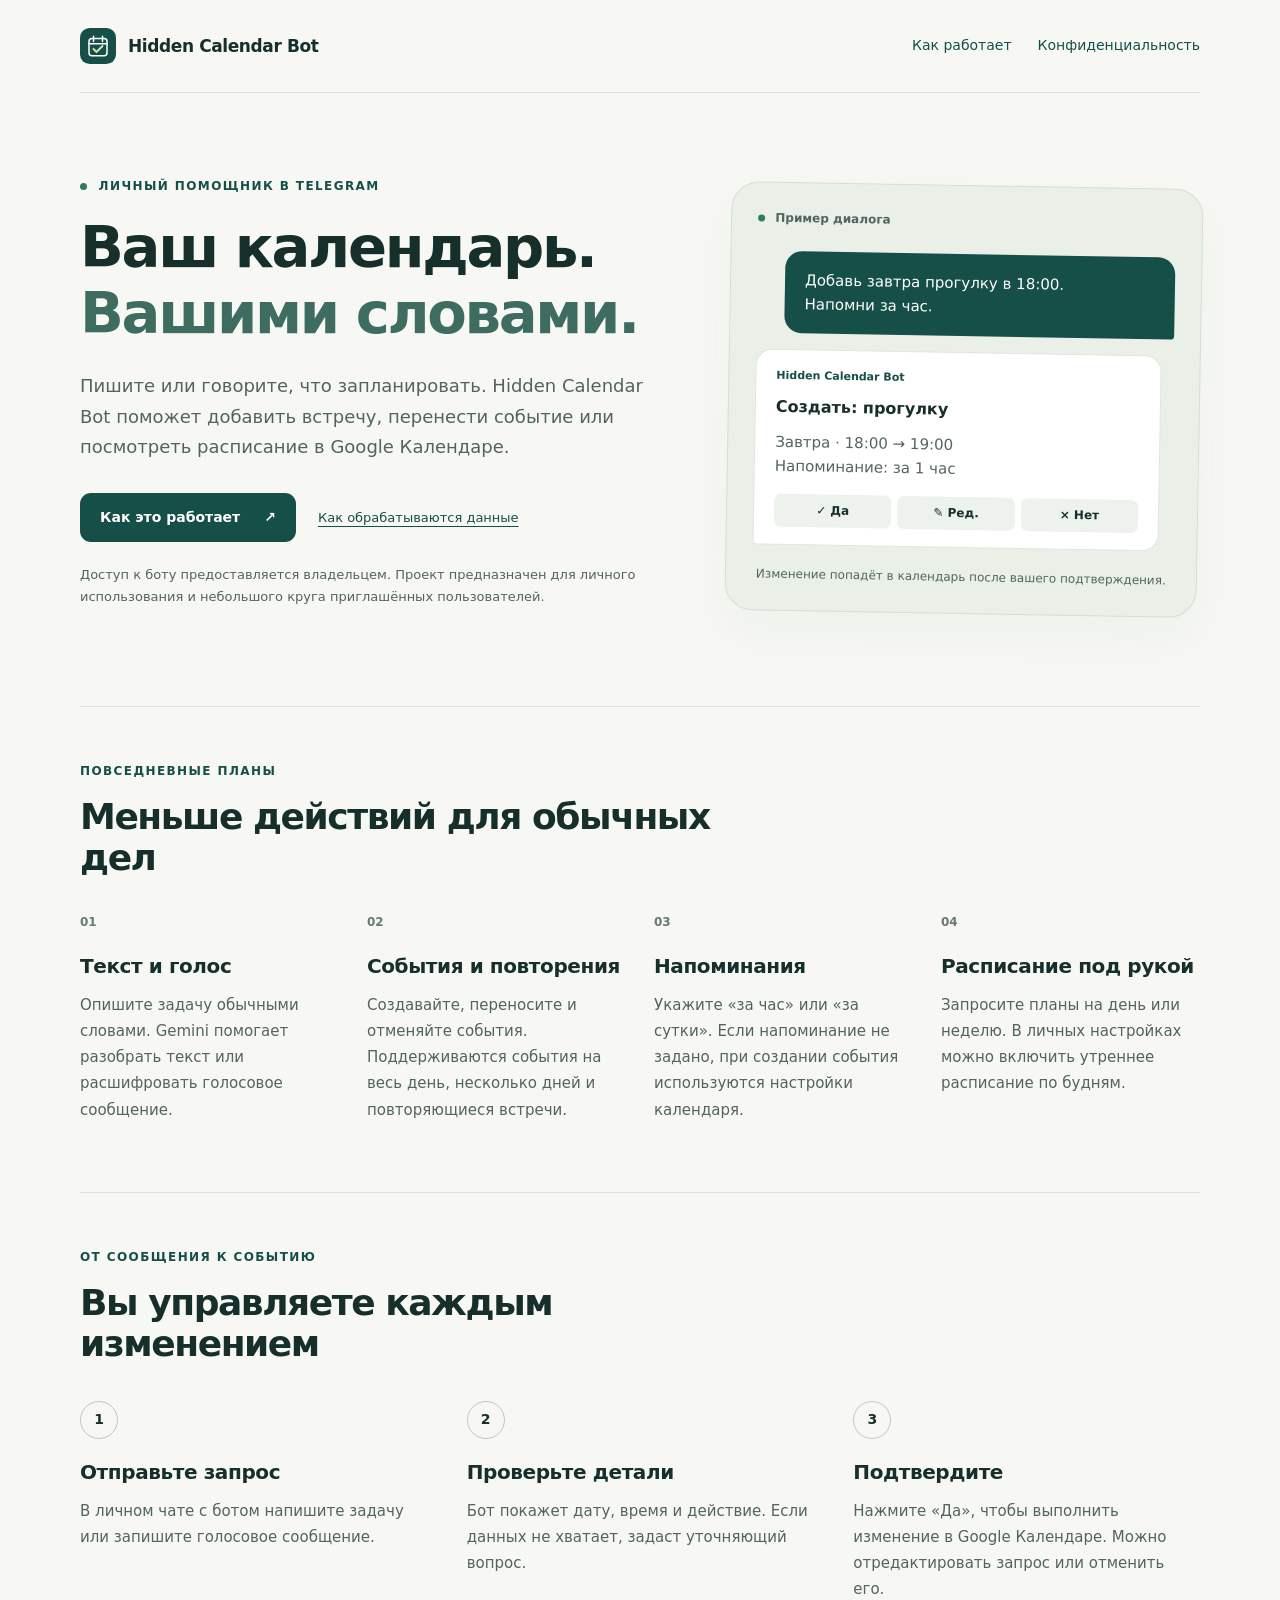
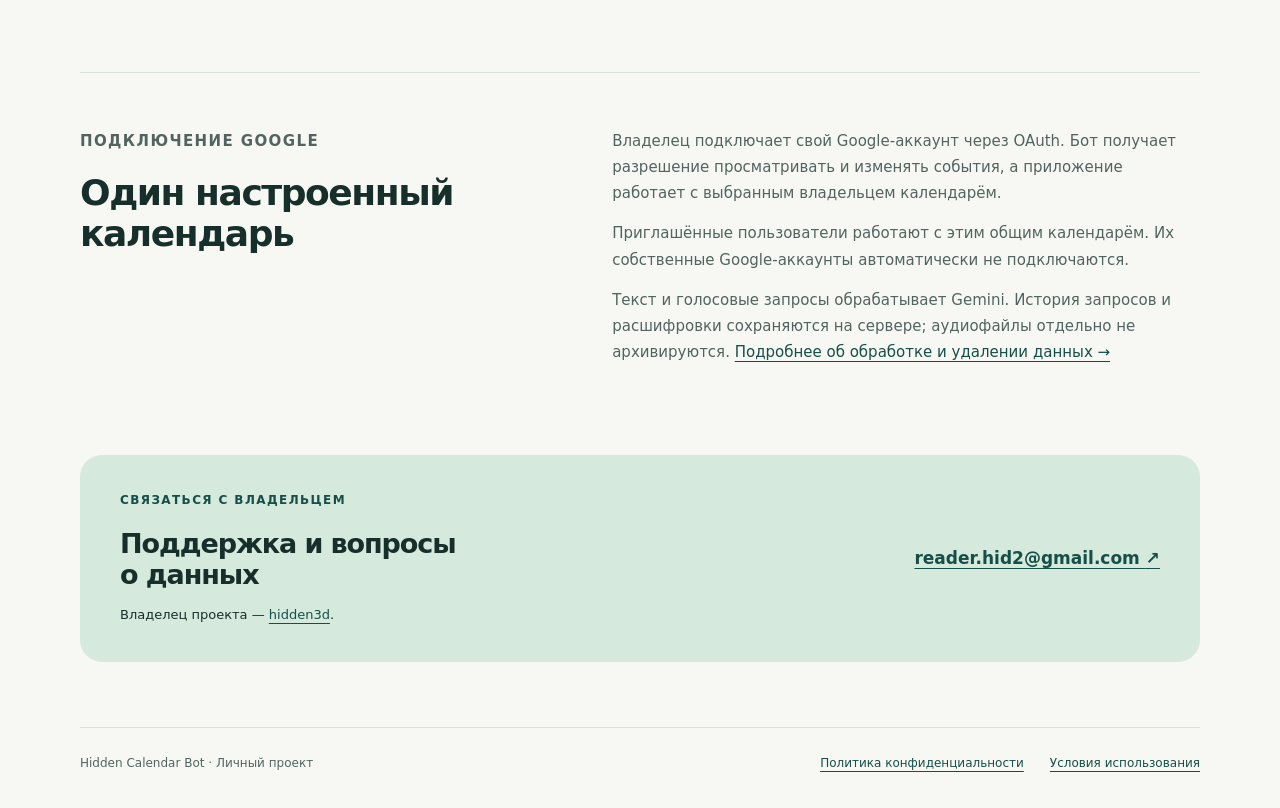
<file: index.html>
<!doctype html>
<html lang="ru">
<head>
  <meta charset="utf-8">
  <meta name="viewport" content="width=device-width, initial-scale=1">
  <meta name="description" content="Hidden Calendar Bot — личный Telegram-бот для управления событиями Google Календаря с помощью текста и голосовых сообщений.">
  <meta name="theme-color" content="#164f47">
  <title>Hidden Calendar Bot — календарь вашими словами</title>
  <link rel="canonical" href="https://hidden3d.github.io/calendar-bot/">
  <link rel="icon" href="favicon.svg" type="image/svg+xml">
  <link rel="stylesheet" href="styles.css">
</head>
<body>
  <a class="skip-link" href="#main">К содержанию</a>
  <header class="site-header wrap">
    <a class="brand" href="./" aria-label="Hidden Calendar Bot — главная">
      <img src="favicon.svg" width="36" height="36" alt="">
      <span>Hidden Calendar Bot</span>
    </a>
    <nav aria-label="Основная навигация">
      <a href="#how">Как работает</a>
      <a href="privacy/">Конфиденциальность</a>
    </nav>
  </header>
  <main id="main" class="wrap">
    <section class="hero" aria-labelledby="hero-title">
      <div>
        <p class="eyebrow"><span class="status-dot" aria-hidden="true"></span> Личный помощник в Telegram</p>
        <h1 id="hero-title">Ваш календарь.<br><span>Вашими словами.</span></h1>
        <p class="lead">Пишите или говорите, что запланировать. Hidden Calendar Bot поможет добавить встречу, перенести событие или посмотреть расписание в Google Календаре.</p>
        <div class="hero-links">
          <a class="button" href="#how">Как это работает <span aria-hidden="true">↗</span></a>
          <a class="text-link" href="privacy/">Как обрабатываются данные</a>
        </div>
        <p class="small">Доступ к боту предоставляется владельцем. Проект предназначен для личного использования и небольшого круга приглашённых пользователей.</p>
      </div>
      <aside class="conversation" aria-label="Вымышленный пример диалога">
        <div class="conversation-top"><span class="status-dot" aria-hidden="true"></span> Пример диалога</div>
        <div class="bubble user-bubble">Добавь завтра прогулку в 18:00.<br>Напомни за час.</div>
        <div class="bubble bot-bubble">
          <span class="bubble-label">Hidden Calendar Bot</span>
          <strong>Создать: прогулку</strong>
          <p>Завтра · 18:00 → 19:00<br>Напоминание: за 1 час</p>
          <div class="demo-actions" aria-label="Пример кнопок подтверждения: да, редактировать, нет">
            <span>✓ Да</span><span>✎ Ред.</span><span>× Нет</span>
          </div>
        </div>
        <p class="conversation-note">Изменение попадёт в календарь после вашего подтверждения.</p>
      </aside>
    </section>
    <section class="section" aria-labelledby="features-title">
      <div class="section-heading"><p class="eyebrow">Повседневные планы</p><h2 id="features-title">Меньше действий для обычных дел</h2></div>
      <div class="feature-grid">
        <article class="feature"><span class="feature-number">01</span><h3>Текст и голос</h3><p>Опишите задачу обычными словами. Gemini помогает разобрать текст или расшифровать голосовое сообщение.</p></article>
        <article class="feature"><span class="feature-number">02</span><h3>События и повторения</h3><p>Создавайте, переносите и отменяйте события. Поддерживаются события на весь день, несколько дней и повторяющиеся встречи.</p></article>
        <article class="feature"><span class="feature-number">03</span><h3>Напоминания</h3><p>Укажите «за час» или «за сутки». Если напоминание не задано, при создании события используются настройки календаря.</p></article>
        <article class="feature"><span class="feature-number">04</span><h3>Расписание под рукой</h3><p>Запросите планы на день или неделю. В личных настройках можно включить утреннее расписание по будням.</p></article>
      </div>
    </section>
    <section id="how" class="section how-section" aria-labelledby="how-title">
      <div class="section-heading"><p class="eyebrow">От сообщения к событию</p><h2 id="how-title">Вы управляете каждым изменением</h2></div>
      <ol class="steps">
        <li><h3>Отправьте запрос</h3><p>В личном чате с ботом напишите задачу или запишите голосовое сообщение.</p></li>
        <li><h3>Проверьте детали</h3><p>Бот покажет дату, время и действие. Если данных не хватает, задаст уточняющий вопрос.</p></li>
        <li><h3>Подтвердите</h3><p>Нажмите «Да», чтобы выполнить изменение в Google Календаре. Можно отредактировать запрос или отменить его.</p></li>
      </ol>
    </section>
    <section class="section connection" aria-labelledby="connection-title">
      <div><p class="eyebrow">Подключение Google</p><h2 id="connection-title">Один настроенный календарь</h2></div>
      <div>
        <p>Владелец подключает свой Google-аккаунт через OAuth. Бот получает разрешение просматривать и изменять события, а приложение работает с выбранным владельцем календарём.</p>
        <p>Приглашённые пользователи работают с этим общим календарём. Их собственные Google-аккаунты автоматически не подключаются.</p>
        <p>Текст и голосовые запросы обрабатывает Gemini. История запросов и расшифровки сохраняются на сервере; аудиофайлы отдельно не архивируются. <a href="privacy/">Подробнее об обработке и удалении данных →</a></p>
      </div>
    </section>
    <section id="contact" class="contact-card" aria-labelledby="contact-title">
      <div><p class="eyebrow">Связаться с владельцем</p><h2 id="contact-title">Поддержка и вопросы о данных</h2><p>Владелец проекта — <a href="https://github.com/hidden3d">hidden3d</a>.</p></div>
      <a class="contact-email" href="mailto:reader.hid2@gmail.com">reader.hid2@gmail.com <span aria-hidden="true">↗</span></a>
    </section>
  </main>
  <footer class="site-footer wrap"><span>Hidden Calendar Bot · Личный проект</span><div><a href="privacy/">Политика конфиденциальности</a><a href="privacy/#terms">Условия использования</a></div></footer>
</body>
</html>
</file>
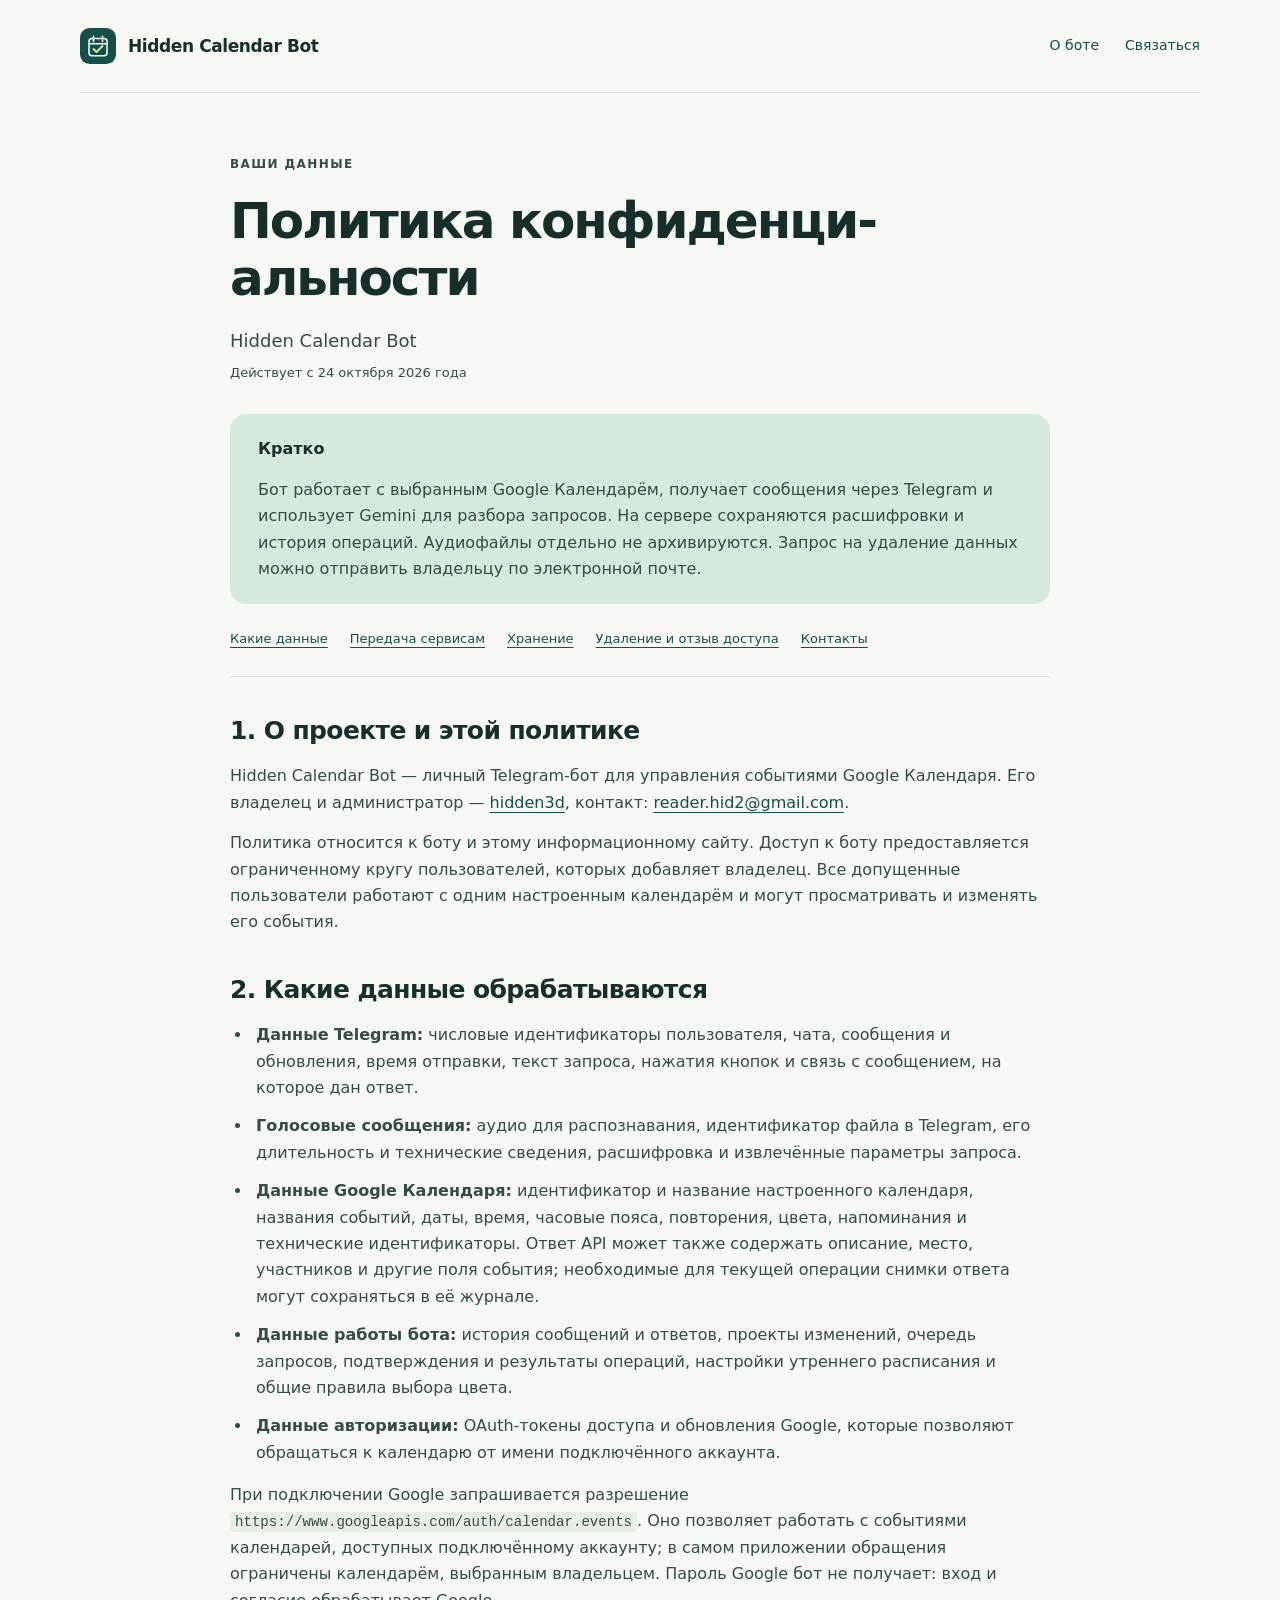
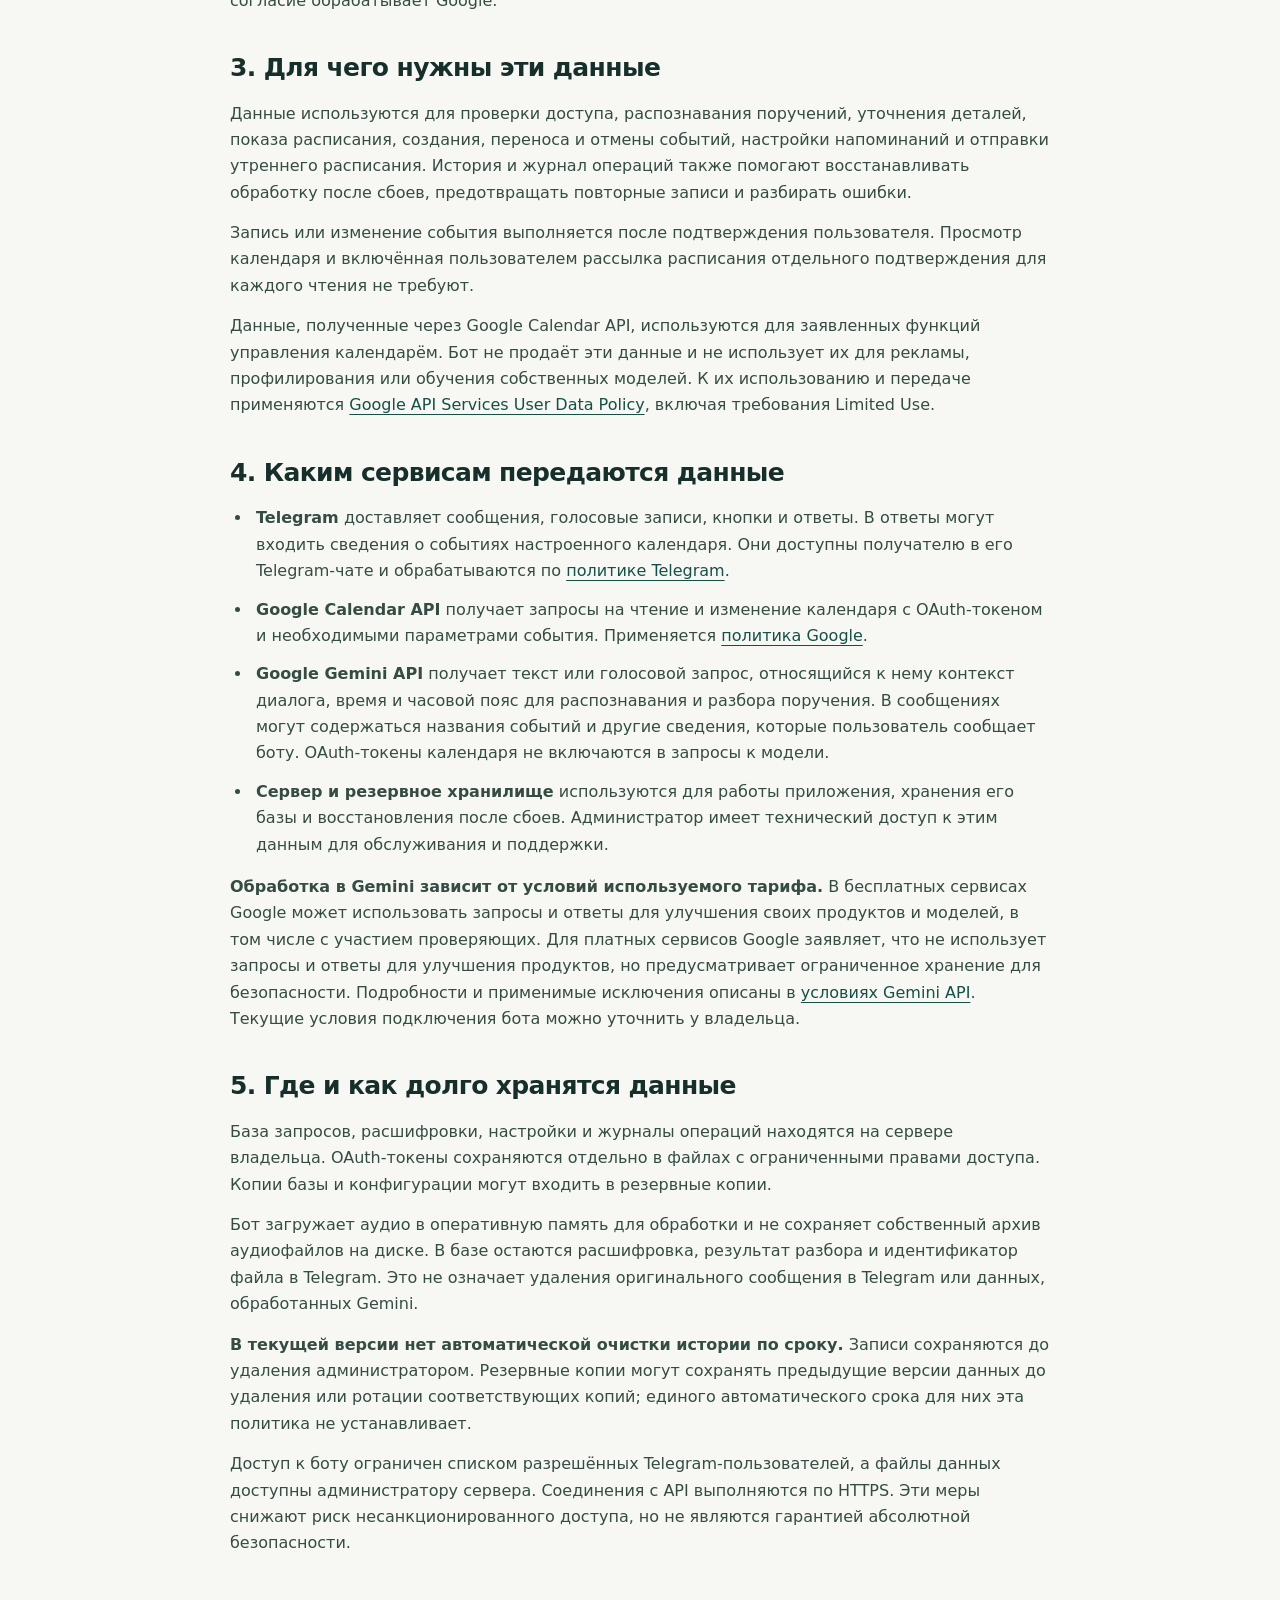
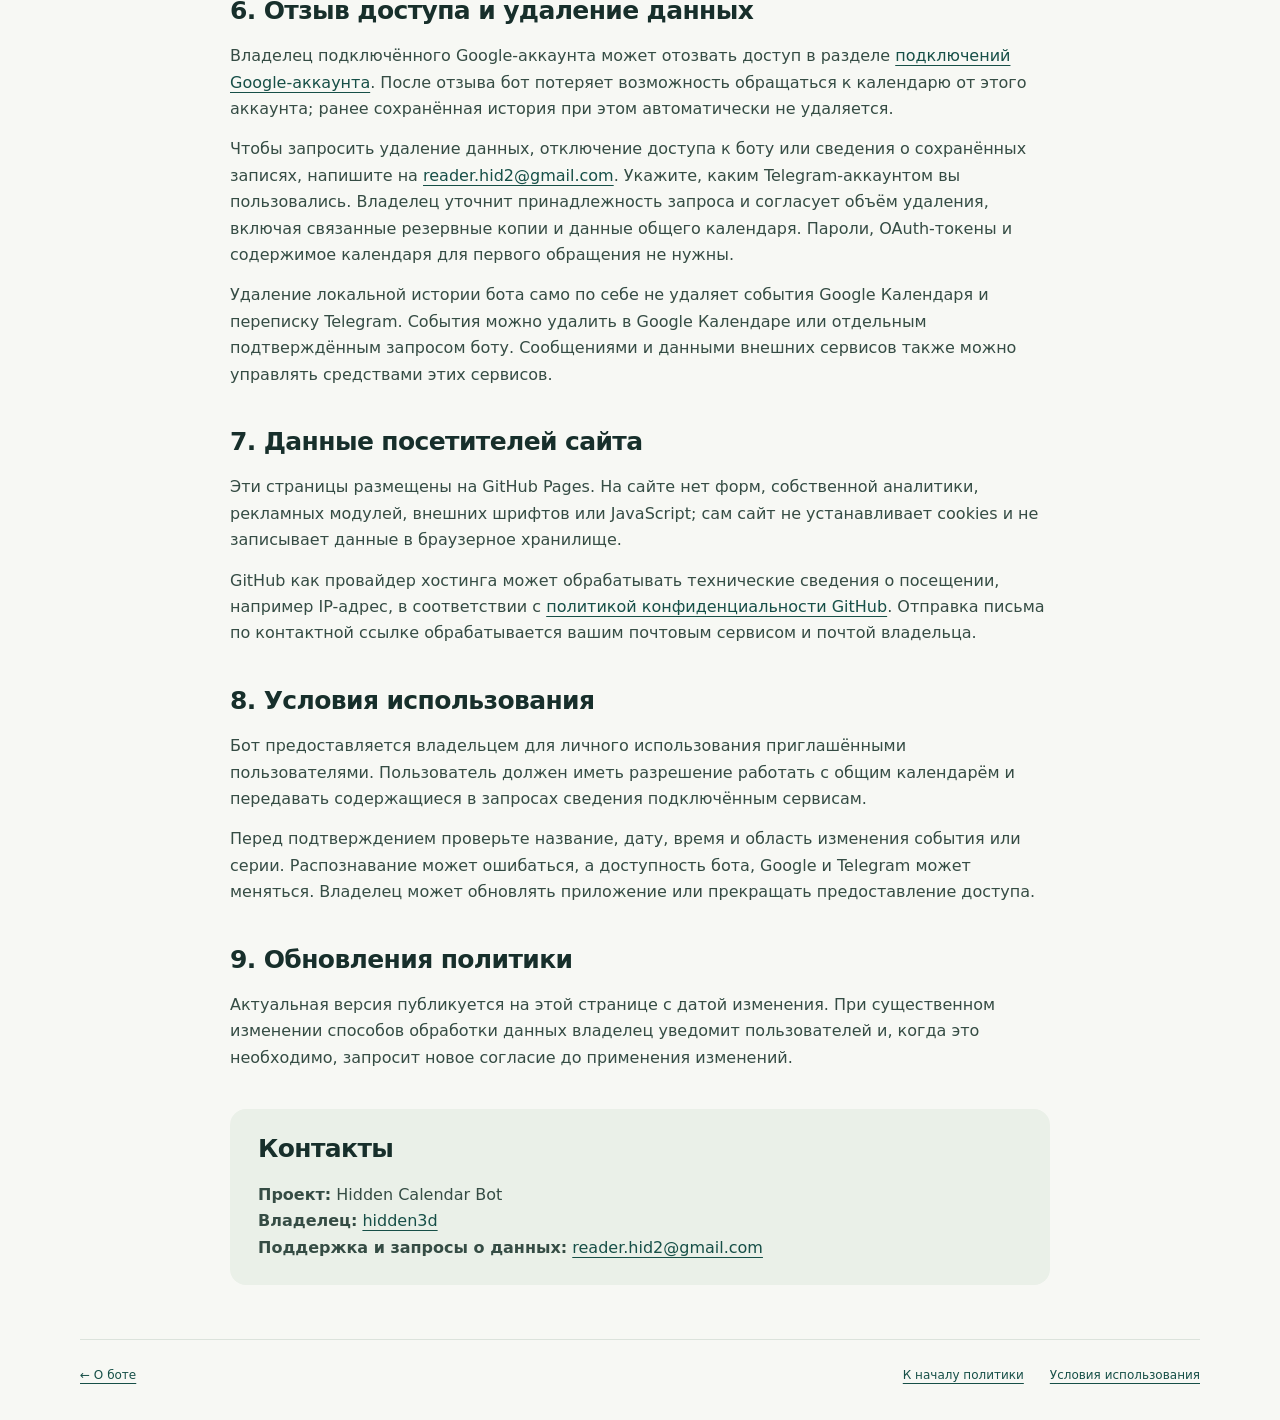
<file: privacy/index.html>
<!doctype html>
<html lang="ru">
<head>
  <meta charset="utf-8">
  <meta name="viewport" content="width=device-width, initial-scale=1">
  <meta name="description" content="Как Hidden Calendar Bot получает, использует, хранит и передаёт данные Telegram, Google Календаря и голосовых запросов. Контакты для удаления данных.">
  <meta name="theme-color" content="#164f47">
  <title>Политика конфиденциальности — Hidden Calendar Bot</title>
  <link rel="canonical" href="https://hidden3d.github.io/calendar-bot/privacy/">
  <link rel="icon" href="../favicon.svg" type="image/svg+xml">
  <link rel="stylesheet" href="../styles.css">
</head>
<body>
  <a class="skip-link" href="#main">К содержанию</a>
  <header class="site-header wrap">
    <a class="brand" href="../" aria-label="Hidden Calendar Bot — главная"><img src="../favicon.svg" width="36" height="36" alt=""><span>Hidden Calendar Bot</span></a>
    <nav aria-label="Основная навигация"><a href="../">О боте</a><a href="#contact">Связаться</a></nav>
  </header>
  <main id="main" class="policy wrap">
    <header class="policy-heading"><p class="eyebrow">Ваши данные</p><h1>Политика конфиденци&shy;альности</h1><p class="lead">Hidden Calendar Bot</p><p class="small">Действует с <time datetime="2026-10-24">24 октября 2026 года</time></p></header>
    <div class="policy-summary"><strong>Кратко</strong><p>Бот работает с выбранным Google Календарём, получает сообщения через Telegram и использует Gemini для разбора запросов. На сервере сохраняются расшифровки и история операций. Аудиофайлы отдельно не архивируются. Запрос на удаление данных можно отправить владельцу по электронной почте.</p></div>
    <nav class="policy-toc" aria-label="Содержание политики"><a href="#data">Какие данные</a><a href="#providers">Передача сервисам</a><a href="#storage">Хранение</a><a href="#deletion">Удаление и отзыв доступа</a><a href="#contact">Контакты</a></nav>
    <section aria-labelledby="about-title"><h2 id="about-title">1. О проекте и этой политике</h2><p>Hidden Calendar Bot — личный Telegram-бот для управления событиями Google Календаря. Его владелец и администратор — <a href="https://github.com/hidden3d">hidden3d</a>, контакт: <a href="mailto:reader.hid2@gmail.com">reader.hid2@gmail.com</a>.</p><p>Политика относится к боту и этому информационному сайту. Доступ к боту предоставляется ограниченному кругу пользователей, которых добавляет владелец. Все допущенные пользователи работают с одним настроенным календарём и могут просматривать и изменять его события.</p></section>
    <section id="data" aria-labelledby="data-title"><h2 id="data-title">2. Какие данные обрабатываются</h2>
      <ul>
        <li><strong>Данные Telegram:</strong> числовые идентификаторы пользователя, чата, сообщения и обновления, время отправки, текст запроса, нажатия кнопок и связь с сообщением, на которое дан ответ.</li>
        <li><strong>Голосовые сообщения:</strong> аудио для распознавания, идентификатор файла в Telegram, его длительность и технические сведения, расшифровка и извлечённые параметры запроса.</li>
        <li><strong>Данные Google Календаря:</strong> идентификатор и название настроенного календаря, названия событий, даты, время, часовые пояса, повторения, цвета, напоминания и технические идентификаторы. Ответ API может также содержать описание, место, участников и другие поля события; необходимые для текущей операции снимки ответа могут сохраняться в её журнале.</li>
        <li><strong>Данные работы бота:</strong> история сообщений и ответов, проекты изменений, очередь запросов, подтверждения и результаты операций, настройки утреннего расписания и общие правила выбора цвета.</li>
        <li><strong>Данные авторизации:</strong> OAuth-токены доступа и обновления Google, которые позволяют обращаться к календарю от имени подключённого аккаунта.</li>
      </ul>
      <p>При подключении Google запрашивается разрешение <code>https://www.googleapis.com/auth/calendar.events</code>. Оно позволяет работать с событиями календарей, доступных подключённому аккаунту; в самом приложении обращения ограничены календарём, выбранным владельцем. Пароль Google бот не получает: вход и согласие обрабатывает Google.</p>
    </section>
    <section aria-labelledby="purpose-title"><h2 id="purpose-title">3. Для чего нужны эти данные</h2><p>Данные используются для проверки доступа, распознавания поручений, уточнения деталей, показа расписания, создания, переноса и отмены событий, настройки напоминаний и отправки утреннего расписания. История и журнал операций также помогают восстанавливать обработку после сбоев, предотвращать повторные записи и разбирать ошибки.</p><p>Запись или изменение события выполняется после подтверждения пользователя. Просмотр календаря и включённая пользователем рассылка расписания отдельного подтверждения для каждого чтения не требуют.</p><p>Данные, полученные через Google Calendar API, используются для заявленных функций управления календарём. Бот не продаёт эти данные и не использует их для рекламы, профилирования или обучения собственных моделей. К их использованию и передаче применяются <a href="https://developers.google.com/terms/api-services-user-data-policy">Google API Services User Data Policy</a>, включая требования Limited Use.</p></section>
    <section id="providers" aria-labelledby="providers-title"><h2 id="providers-title">4. Каким сервисам передаются данные</h2>
      <ul>
        <li><strong>Telegram</strong> доставляет сообщения, голосовые записи, кнопки и ответы. В ответы могут входить сведения о событиях настроенного календаря. Они доступны получателю в его Telegram-чате и обрабатываются по <a href="https://telegram.org/privacy">политике Telegram</a>.</li>
        <li><strong>Google Calendar API</strong> получает запросы на чтение и изменение календаря с OAuth-токеном и необходимыми параметрами события. Применяется <a href="https://policies.google.com/privacy">политика Google</a>.</li>
        <li><strong>Google Gemini API</strong> получает текст или голосовой запрос, относящийся к нему контекст диалога, время и часовой пояс для распознавания и разбора поручения. В сообщениях могут содержаться названия событий и другие сведения, которые пользователь сообщает боту. OAuth-токены календаря не включаются в запросы к модели.</li>
        <li><strong>Сервер и резервное хранилище</strong> используются для работы приложения, хранения его базы и восстановления после сбоев. Администратор имеет технический доступ к этим данным для обслуживания и поддержки.</li>
      </ul>
      <p><strong>Обработка в Gemini зависит от условий используемого тарифа.</strong> В бесплатных сервисах Google может использовать запросы и ответы для улучшения своих продуктов и моделей, в том числе с участием проверяющих. Для платных сервисов Google заявляет, что не использует запросы и ответы для улучшения продуктов, но предусматривает ограниченное хранение для безопасности. Подробности и применимые исключения описаны в <a href="https://ai.google.dev/gemini-api/terms">условиях Gemini API</a>. Текущие условия подключения бота можно уточнить у владельца.</p>
    </section>
    <section id="storage" aria-labelledby="storage-title"><h2 id="storage-title">5. Где и как долго хранятся данные</h2><p>База запросов, расшифровки, настройки и журналы операций находятся на сервере владельца. OAuth-токены сохраняются отдельно в файлах с ограниченными правами доступа. Копии базы и конфигурации могут входить в резервные копии.</p><p>Бот загружает аудио в оперативную память для обработки и не сохраняет собственный архив аудиофайлов на диске. В базе остаются расшифровка, результат разбора и идентификатор файла в Telegram. Это не означает удаления оригинального сообщения в Telegram или данных, обработанных Gemini.</p><p><strong>В текущей версии нет автоматической очистки истории по сроку.</strong> Записи сохраняются до удаления администратором. Резервные копии могут сохранять предыдущие версии данных до удаления или ротации соответствующих копий; единого автоматического срока для них эта политика не устанавливает.</p><p>Доступ к боту ограничен списком разрешённых Telegram-пользователей, а файлы данных доступны администратору сервера. Соединения с API выполняются по HTTPS. Эти меры снижают риск несанкционированного доступа, но не являются гарантией абсолютной безопасности.</p></section>
    <section id="deletion" aria-labelledby="deletion-title"><h2 id="deletion-title">6. Отзыв доступа и удаление данных</h2><p>Владелец подключённого Google-аккаунта может отозвать доступ в разделе <a href="https://myaccount.google.com/connections">подключений Google-аккаунта</a>. После отзыва бот потеряет возможность обращаться к календарю от этого аккаунта; ранее сохранённая история при этом автоматически не удаляется.</p><p>Чтобы запросить удаление данных, отключение доступа к боту или сведения о сохранённых записях, напишите на <a href="mailto:reader.hid2@gmail.com?subject=Hidden%20Calendar%20Bot%20%E2%80%94%20%D0%B4%D0%B0%D0%BD%D0%BD%D1%8B%D0%B5">reader.hid2@gmail.com</a>. Укажите, каким Telegram-аккаунтом вы пользовались. Владелец уточнит принадлежность запроса и согласует объём удаления, включая связанные резервные копии и данные общего календаря. Пароли, OAuth-токены и содержимое календаря для первого обращения не нужны.</p><p>Удаление локальной истории бота само по себе не удаляет события Google Календаря и переписку Telegram. События можно удалить в Google Календаре или отдельным подтверждённым запросом боту. Сообщениями и данными внешних сервисов также можно управлять средствами этих сервисов.</p></section>
    <section aria-labelledby="website-title"><h2 id="website-title">7. Данные посетителей сайта</h2><p>Эти страницы размещены на GitHub Pages. На сайте нет форм, собственной аналитики, рекламных модулей, внешних шрифтов или JavaScript; сам сайт не устанавливает cookies и не записывает данные в браузерное хранилище.</p><p>GitHub как провайдер хостинга может обрабатывать технические сведения о посещении, например IP-адрес, в соответствии с <a href="https://docs.github.com/en/site-policy/privacy-policies/github-general-privacy-statement">политикой конфиденциальности GitHub</a>. Отправка письма по контактной ссылке обрабатывается вашим почтовым сервисом и почтой владельца.</p></section>
    <section id="terms" aria-labelledby="terms-title"><h2 id="terms-title">8. Условия использования</h2><p>Бот предоставляется владельцем для личного использования приглашёнными пользователями. Пользователь должен иметь разрешение работать с общим календарём и передавать содержащиеся в запросах сведения подключённым сервисам.</p><p>Перед подтверждением проверьте название, дату, время и область изменения события или серии. Распознавание может ошибаться, а доступность бота, Google и Telegram может меняться. Владелец может обновлять приложение или прекращать предоставление доступа.</p></section>
    <section aria-labelledby="changes-title"><h2 id="changes-title">9. Обновления политики</h2><p>Актуальная версия публикуется на этой странице с датой изменения. При существенном изменении способов обработки данных владелец уведомит пользователей и, когда это необходимо, запросит новое согласие до применения изменений.</p></section>
    <section id="contact" class="policy-contact" aria-labelledby="contact-title"><h2 id="contact-title">Контакты</h2><p><strong>Проект:</strong> Hidden Calendar Bot<br><strong>Владелец:</strong> <a href="https://github.com/hidden3d">hidden3d</a><br><strong>Поддержка и запросы о данных:</strong> <a href="mailto:reader.hid2@gmail.com">reader.hid2@gmail.com</a></p></section>
  </main>
  <footer class="site-footer wrap"><a href="../">← О боте</a><div><a href="#main">К началу политики</a><a href="#terms">Условия использования</a></div></footer>
</body>
</html>
</file>
<file: styles.css>
:root{color-scheme:light;--bg:#f7f8f4;--paper:#fff;--ink:#172f2b;--muted:#52645f;--green:#164f47;--accent:#d5e9dd;--line:#dce3dc;--radius:22px}
*{box-sizing:border-box}
html{scroll-behavior:smooth;scroll-padding-top:24px}
body{margin:0;background:var(--bg);color:var(--ink);font-family:system-ui,-apple-system,BlinkMacSystemFont,"Segoe UI",sans-serif;font-size:16px;line-height:1.65;-webkit-font-smoothing:antialiased}
a{color:var(--green);text-underline-offset:4px}
a:hover{text-decoration-thickness:2px}
a:focus-visible{outline:3px solid #bf7200;outline-offset:5px;border-radius:3px}
.wrap{width:min(1120px,calc(100% - 64px));margin-inline:auto}
.skip-link{position:absolute;top:-100px;left:16px;padding:8px 16px;background:var(--paper);z-index:10}
.skip-link:focus{top:12px}
.site-header{display:flex;justify-content:space-between;align-items:center;gap:24px;padding-block:28px;border-bottom:1px solid var(--line)}
.brand{display:flex;align-items:center;gap:12px;color:var(--ink);text-decoration:none;font-size:17px;font-weight:750;letter-spacing:-.4px}
.brand img{flex-shrink:0}
.site-header nav,.site-footer>div{display:flex;gap:26px;flex-wrap:wrap}
.site-header nav a{font-size:14px;text-decoration:none}
.hero{display:grid;grid-template-columns:1.22fr 1fr;gap:72px;align-items:center;padding-block:84px}
.eyebrow{margin:0 0 18px;font-size:12px;font-weight:750;letter-spacing:1.4px;text-transform:uppercase;color:var(--green)}
.status-dot{display:inline-block;width:7px;height:7px;border-radius:50%;background:#327a60;margin-right:6px;vertical-align:middle}
h1,h2,h3{line-height:1.15;letter-spacing:-.04em;margin:0}
h1{font-size:clamp(36px,4.5vw,58px);font-weight:760}
h1 span{color:#3f6c60}
h2{font-size:clamp(27px,3vw,36px);font-weight:700}
h3{font-size:20px;letter-spacing:-.02em;font-weight:700}
p{margin-block:14px}
.lead{font-size:18px;line-height:1.7;color:var(--muted);margin-block:24px}
.small{font-size:13px;color:var(--muted);line-height:1.7}
.hero-links{display:flex;align-items:center;gap:22px;flex-wrap:wrap;margin-block:30px 22px}
.button{display:inline-flex;justify-content:center;gap:24px;align-items:center;padding:13px 20px;border-radius:11px;background:var(--green);color:#fff;text-decoration:none;font-size:14px;font-weight:650}
.button:hover{background:#103c35}
.text-link{font-size:13px}
.conversation{background:#eaf0e8;border:1px solid #d4dfd2;border-radius:28px;padding:26px;transform:rotate(1deg);box-shadow:0 20px 50px #183e2b0b}
.conversation-top{font-size:12px;color:var(--muted);font-weight:650;padding-bottom:22px}
.bubble{font-size:15px;line-height:1.6;padding:17px 20px;border-radius:17px;margin-bottom:16px}
.user-bubble{background:var(--green);color:#fff;margin-left:28px;border-bottom-right-radius:4px}
.bot-bubble{background:var(--paper);border:1px solid #dfe7dd;margin-right:12px;border-bottom-left-radius:4px}
.bubble-label{display:block;color:var(--green);font-size:11px;font-weight:750;margin-bottom:10px}
.bot-bubble strong{font-size:16px}
.bot-bubble p{margin-block:10px 16px;color:var(--muted)}
.demo-actions{display:flex;gap:6px;font-size:12px;font-weight:650}
.demo-actions span{flex:1;text-align:center;background:#edf2ed;padding:7px 8px;border-radius:7px;white-space:nowrap}
.conversation-note{font-size:12px;line-height:1.6;color:var(--muted);margin:20px 4px 0}
.section{padding-block:55px;border-top:1px solid var(--line)}
.section-heading{max-width:650px;margin-bottom:34px}
.section-heading .eyebrow{margin-bottom:14px}
.feature-grid{display:grid;grid-template-columns:repeat(4,1fr);gap:28px}
.feature-number{display:block;color:#687b70;font-size:12px;font-weight:650;margin-bottom:22px}
.feature p,.steps p,.connection p{color:var(--muted);font-size:15px;line-height:1.75}
.steps{display:grid;grid-template-columns:repeat(3,1fr);gap:40px;list-style:none;padding:0;margin:36px 0 0;counter-reset:steps}
.steps li{counter-increment:steps}
.steps li::before{content:counter(steps);display:flex;justify-content:center;align-items:center;width:36px;height:36px;border:1px solid #b8ccc0;border-radius:50%;font-size:14px;font-weight:700;margin-bottom:22px}
.connection{display:grid;grid-template-columns:1fr 1.3fr;gap:80px}
.connection p:first-child{margin-top:0}
.contact-card{display:flex;justify-content:space-between;gap:30px;align-items:center;background:var(--accent);border-radius:var(--radius);padding:36px 40px;margin:20px 0 65px}
.contact-card h2{font-size:27px;max-width:360px}
.contact-card p:last-child{font-size:13px;margin-bottom:0}
.contact-email{font-size:17px;overflow-wrap:anywhere;font-weight:650}
.site-footer{padding-block:26px 34px;border-top:1px solid var(--line);display:flex;justify-content:space-between;gap:20px;color:var(--muted);font-size:12px}
.policy{max-width:820px;padding-bottom:54px}
.policy-heading{padding-top:62px;margin-bottom:30px}
.policy-heading h1{font-size:clamp(34px,5vw,50px);overflow-wrap:anywhere}
.policy-heading .lead{margin-block:18px 6px}
.policy-heading .small{margin-top:0}
.policy-summary{background:var(--accent);padding:22px 28px;border-radius:16px;font-size:16px}
.policy-summary p{margin-bottom:0}
.policy-toc{display:flex;flex-wrap:wrap;gap:10px 22px;font-size:13px;margin:24px 0 38px;padding-bottom:26px;border-bottom:1px solid var(--line)}
.policy section{margin-top:38px}
.policy h2{font-size:25px;line-height:1.3;letter-spacing:-.025em;margin-bottom:16px}
.policy p,.policy li{color:#354c44}
.policy li{padding-left:4px;margin-bottom:12px}
.policy ul{padding-left:22px}
.policy code{font-family:ui-monospace,SFMono-Regular,Consolas,monospace;font-size:.88em;overflow-wrap:anywhere;background:#e8eee6;border-radius:4px;padding:2px 5px}
.policy-contact{padding:24px 28px;background:#eaf0e8;border-radius:16px}
.policy-contact p{margin-bottom:0;overflow-wrap:anywhere}
@media(max-width:900px){.hero{gap:32px;padding-block:60px;grid-template-columns:1.1fr 1fr}.conversation{padding:20px}.feature-grid{grid-template-columns:repeat(2,1fr);gap:28px 40px}.connection{gap:40px}.contact-card{padding:28px}.contact-email{font-size:15px}.site-footer{flex-direction:column}}
@media(max-width:650px){.wrap{width:calc(100% - 36px)}.site-header{flex-direction:column;align-items:flex-start;gap:18px;padding-block:20px}.site-header nav{gap:24px}.hero{grid-template-columns:1fr;gap:34px;padding-block:42px}.hero h1{font-size:clamp(34px,8.5vw,48px)}.hero .lead{font-size:17px;margin-block:20px}.hero-links{gap:18px}.conversation{transform:none;max-width:440px;width:100%;justify-self:center}.section{padding-block:36px}.feature-grid{gap:24px}.feature h3{font-size:18px}.feature p{font-size:14px}.feature-number{margin-bottom:12px}.steps{grid-template-columns:1fr;gap:24px}.steps li::before{float:left;margin-right:18px;margin-bottom:0}.steps p{margin-left:54px}.steps h3{padding-top:6px}.connection{grid-template-columns:1fr;gap:24px}.contact-card{flex-direction:column;align-items:flex-start;gap:18px;padding:25px;margin-bottom:40px}.contact-email{font-size:16px}.site-footer>div{gap:12px 20px}.policy-heading{padding-top:40px}.policy-summary{padding:20px}.policy h2{font-size:23px}.policy-contact{padding:22px}}
@media(max-width:650px){.policy-heading h1{font-size:clamp(26px,7.2vw,30px);hyphens:auto}}
@media(prefers-reduced-motion:reduce){html{scroll-behavior:auto}}
@media print{body{background:#fff;color:#000}.site-header,.site-footer,.skip-link,.policy-toc{display:none}.wrap{width:100%;max-width:none}.policy-heading{padding-top:0}.policy-summary,.policy-contact{background:transparent;border:1px solid #aaa}a{color:inherit}.policy section{break-inside:avoid}}
</file>
